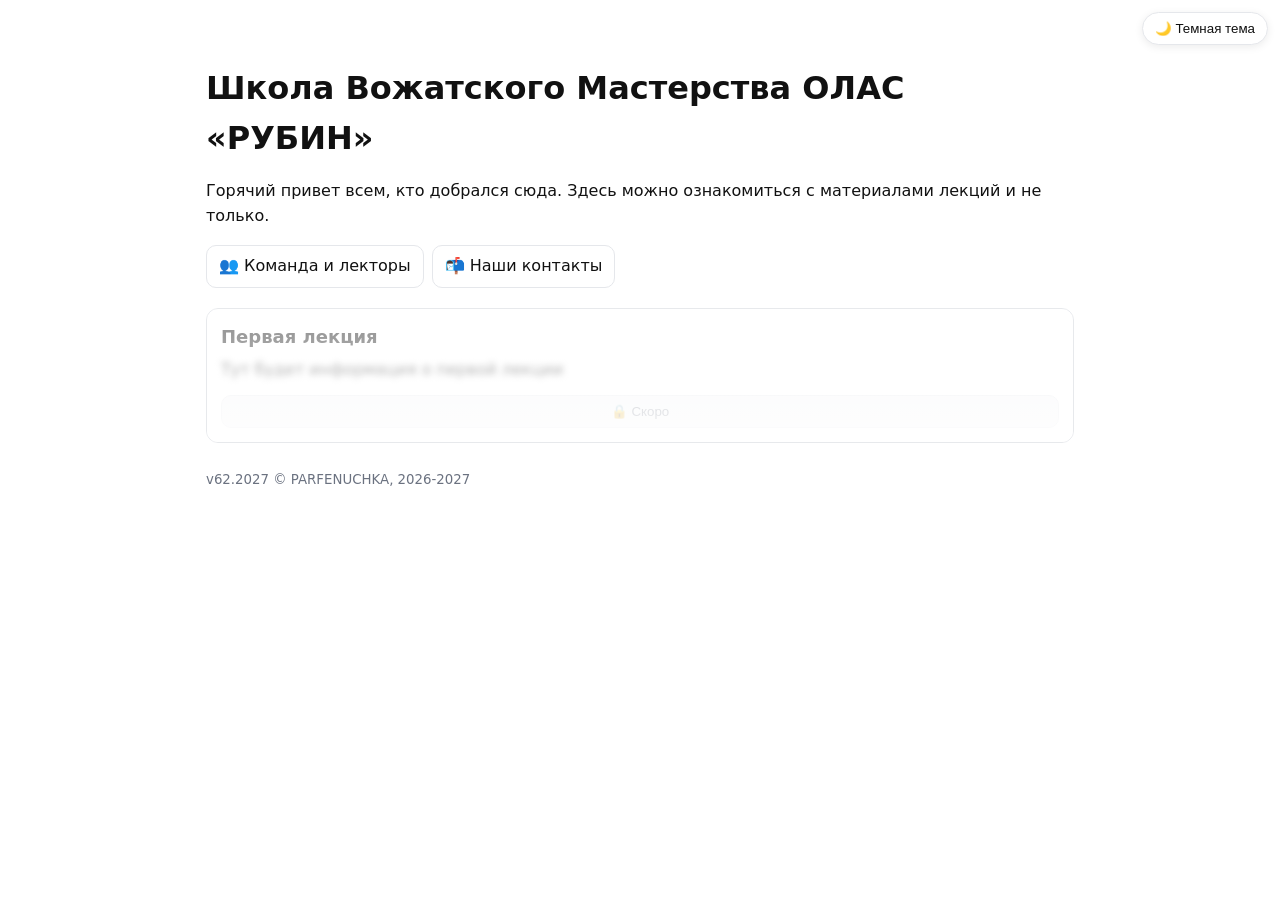
<file: index.html>
<!-- index.html -->
<!doctype html>
<html lang="ru">
<head>
  <meta charset="utf-8" />
  <meta name="viewport" content="width=device-width, initial-scale=1" />
  <title>Школа Вожатского Мастерства ОЛАС «РУБИН»</title>
  <link rel="stylesheet" href="style.css" />
</head>
<body>
  <header>
    <h1>Школа Вожатского Мастерства ОЛАС «РУБИН»</h1>
    <p>
      Горячий привет всем, кто добрался сюда. Здесь можно ознакомиться с материалами лекций и не только.
    </p>

    <div class="header-actions">
      <a class="btn btn-secondary" href="lectures/personas.html">
        👥 Команда и лекторы</a>
      <a class="btn btn-secondary" href="contacts.html">
        📬 Наши контакты</a>
    </div>
  </header>

  <button id="theme-toggle" aria-label="Переключить тему">🌙 Темная тема</button>

  <main id="list" class="grid"></main>

  <footer><small>v62.2027 © PARFENUCHKA, 2026-2027</small></footer>

  <script>
    async function load() {
      try {
        const r = await fetch('lectures.json?v=' + Date.now(), { cache: 'no-store' });
        const data = await r.json();
        const root = document.getElementById('list');
        root.innerHTML = '';

        const lectures = Array.isArray(data.lectures) ? data.lectures : [];
        if (lectures.length === 0) {
          root.innerHTML = '<p class="muted">Лекции скоро появятся. Загляните сюда чуть позже 🙂</p>';
          return;
        }

        lectures.forEach(L => {
          const el = document.createElement('article');

          // залоченная карточка
          if (L.locked) {
            el.className = 'card card-locked';
            el.innerHTML = `
              <h2>${L.title}</h2>
              <div class="locked-body">
                <p>${L.summary}</p>
              </div>
              <div class="locked-footer">
                <button class="btn locked-btn" type="button" disabled>
                  🔒 Скоро
                </button>
              </div>
            `;
          }
          // открытая карточка
          else {
            el.className = 'card card-clickable';
            // параметр from=index
            const lectureUrlWithParam = L.url + (L.url.includes('?') ? '&' : '?') + 'from=index';
            el.innerHTML = `
              <h2>${L.title}</h2>
              <p>${L.summary}</p>
              <a class="btn" href="${lectureUrlWithParam}">Открыть</a>
            `;

            // делаем кликабельным весь квадратик (кроме самой кнопки/ссылки)
            el.addEventListener('click', (e) => {
              if (e.target.closest('a,button')) return;
              if (L.url) window.location.href = lectureUrlWithParam; // измененный URL
            });
          }

          root.appendChild(el);
        });
      } catch (e) {
        document.getElementById('list').innerHTML =
          '<p>Не удалось загрузить список. Что-то не так)))</p>';
        console.error(e);
      }
    }

    load();
  </script>

  <script src="theme.js" defer></script>
</body>
</html>
</file>
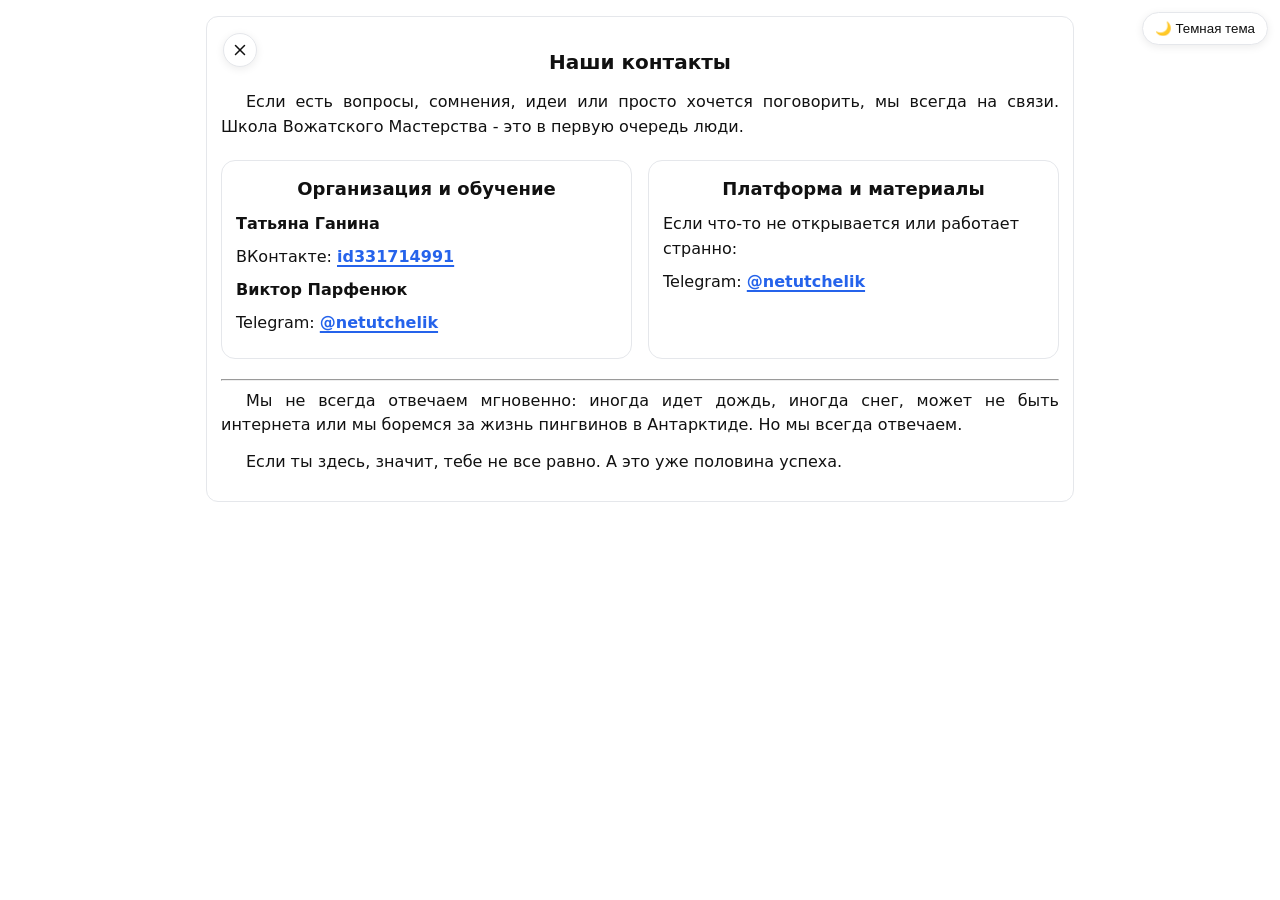
<file: contacts.html>
<!doctype html>
<html lang="ru">
<head>
  <meta charset="utf-8">
  <title>Наши контакты</title>
  <meta name="viewport" content="width=device-width, initial-scale=1">
  <link rel="stylesheet" href="style.css">
  <script src="theme.js" defer></script>
</head>

<body class="contacts-page">

  <button id="theme-toggle" aria-label="Переключить тему">🌙 Темная тема</button>

  <article class="card">
    <a href="index.html" class="close-card-btn" aria-label="Закрыть">
      <svg class="close-icon" viewBox="0 0 24 24">
        <line x1="6" y1="6" x2="18" y2="18"/>
        <line x1="18" y1="6" x2="6" y2="18"/>
      </svg>
    </a>

    <div class="content">
      <h1>Наши контакты</h1>

      <p>
        Если есть вопросы, сомнения, идеи или просто хочется поговорить,
        мы всегда на связи. Школа Вожатского Мастерства - это в первую очередь люди.
      </p>

<div class="contacts-grid">
  <div class="contact-card">
    <h3>Организация и обучение</h3>

    <p><b>Татьяна Ганина</b></p>
    <p>
      ВКонтакте:
      <a href="https://vk.com/id331714991" target="_blank" rel="noopener noreferrer">
        id331714991
      </a>
    </p>

    <p><b>Виктор Парфенюк</b></p>
    <p>
      Telegram:
      <a href="https://t.me/netutchelik" target="_blank" rel="noopener noreferrer">
        @netutchelik
      </a>
    </p>
  </div>

  <div class="contact-card">
    <h3>Платформа и материалы</h3>
    <p>Если что-то не открывается или работает странно:</p>
    <p>
      Telegram:
      <a href="https://t.me/netutchelik" target="_blank" rel="noopener noreferrer">
        @netutchelik
      </a>
    </p>
  </div>
</div>

      <hr>

      <p class="muted">
        Мы не всегда отвечаем мгновенно: иногда идет дождь, иногда снег, может не быть интернета или мы боремся за жизнь пингвинов в Антарктиде. Но мы всегда отвечаем.
      </p>

      <p class="muted">
        Если ты здесь, значит, тебе не все равно. А это уже половина успеха.
      </p>
    </div>
  </article>
</body>
</html>
</file>
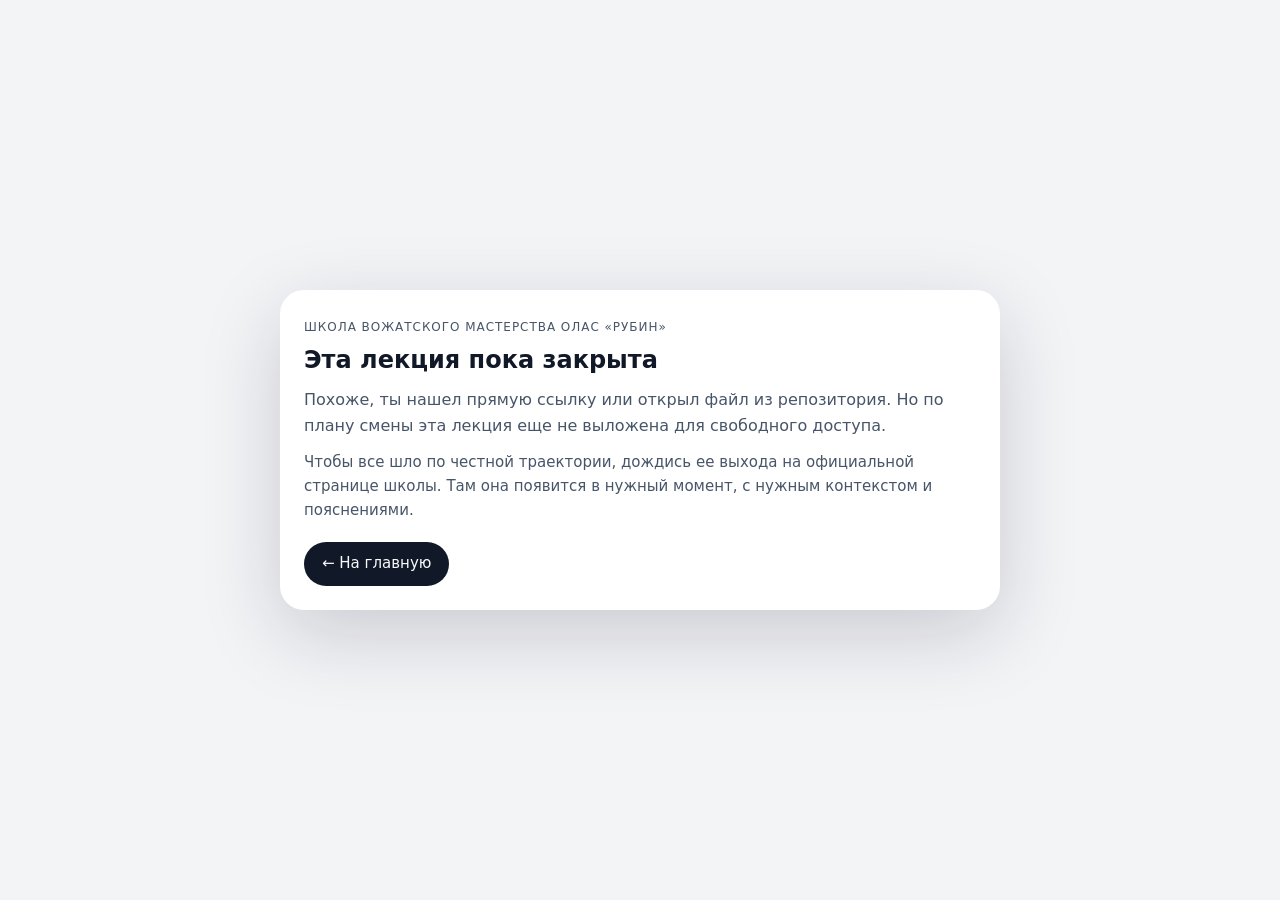
<file: lectures/first-lec.html>
<!doctype html>
<html lang="ru">
<head>
  <meta charset="utf-8">
  <title>Первая лекция</title>
  <meta name="viewport" content="width=device-width,initial-scale=1">
  <link rel="stylesheet" href="../style.css">
  <script src="../theme.js" defer></script>
  <script>
    document.addEventListener('DOMContentLoaded', () => {
      const params = new URLSearchParams(location.search);
      if (params.get('from') === 'personas') {
        const close = document.querySelector('.close-card-btn');
        const back = document.querySelector('.lecture-footer .btn');
        if (close) close.href = 'personas.html';
        if (back) {
          back.href = 'personas.html';
          back.textContent = '← Назад';
        }
      }
    });
  </script>
</head>

<body>
  <button id="theme-toggle" aria-label="Переключить тему">🌙 Темная тема</button>

  <article class="card lecture-card">
    <a class="close-card-btn" href="../index.html" aria-label="Назад к списку">
      <svg class="close-icon" viewBox="0 0 24 24" aria-hidden="true">
        <line x1="6" y1="6" x2="18" y2="18"></line>
        <line x1="18" y1="6" x2="6" y2="18"></line>
      </svg>
    </a>

    <div class="content">
      <h1>Первая лекция</h1>
      <p>Тут будет информация о первой лекции.</p>

      <div class="lecture-footer">
        <a class="btn" href="../index.html">← Назад к лекциям</a>
      </div>
    </div>
  </article>

  <script src="../protect-local.js?v=7" data-lecture-id="first-lec"></script>
</body>
</html>
</file>
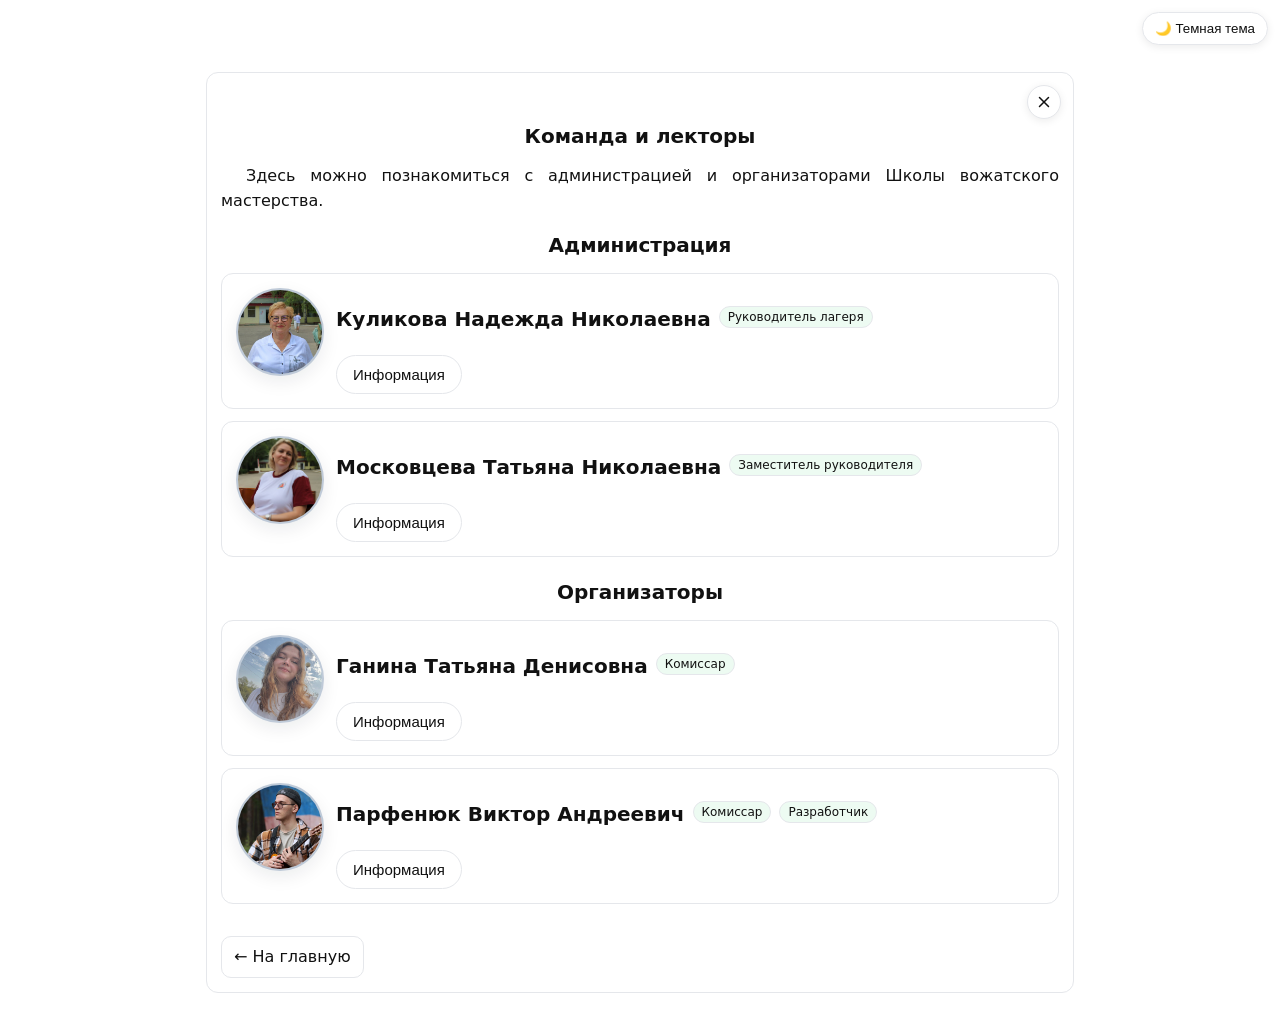
<file: lectures/personas.html>
<!-- personas.html -->
<!doctype html>
<html lang="ru">
<head>
  <meta charset="utf-8">
  <title>Команда и лекторы</title>
  <meta name="viewport" content="width=device-width,initial-scale=1">
  <link rel="stylesheet" href="../style.css">
  <script src="../theme.js" defer></script>
</head>

<body>
  <!-- переключатель темы -->
  <button id="theme-toggle" aria-label="Переключить тему">🌙 Dark mode</button>

  <!-- общая карточка страницы -->
  <article class="card lecture-card">
    <!-- крестик-назад - теперь ведет на index.html, но JS изменит это -->
    <a class="close-card-btn" href="../index.html" aria-label="Назад на главную">
      <svg class="close-icon" viewBox="0 0 24 24" aria-hidden="true">
        <line x1="6" y1="6" x2="18" y2="18"></line>
        <line x1="6" y1="18" x2="18" y2="6"></line>
      </svg>
    </a>

    <div class="content">
      <h1>Команда и лекторы</h1>
      <p>
        Здесь можно познакомиться с администрацией и организаторами Школы вожатского мастерства.
      </p>

      <!-- администрация -->
      <h2>Администрация</h2>
      <section class="person-grid">
        <!-- КНН -->
        <article class="card person-card person-card--done">
          <img
            class="person-photo"
            src="../assets/personas/Nadejda_Kulikova.jpg"
            alt="Куликова Надежда Николаевна"
          >
          <div class="person-main">
            <div class="person-header-row">
              <h3 class="person-name">Куликова Надежда Николаевна</h3>
              <span class="person-status person-status--done">Руководитель лагеря</span>
            </div>

            <button class="person-toggle" type="button">
              Информация
            </button>

            <div class="person-extra">
              <p>«Лагерь «РУБИН» - это место силы, атмосфера, наполненная взаимопониманием, сотрудничеством детей и взрослых, творчеством, дружбой и любовью. За смену подростки находят ответы на свои вопросы и прокладывают личную траекторию на годы вперед»</p>
            </div>
          </div>
        </article>

        <!-- МТН -->
        <article class="card person-card person-card--done">
          <img
            class="person-photo"
            src="../assets/personas/Tat'yana_Moscow.jpg"
            alt="Московцева Татьяна Николаевна"
          >
          <div class="person-main">
            <div class="person-header-row">
              <h3 class="person-name">Московцева Татьяна Николаевна</h3>
              <span class="person-status person-status--done">Заместитель руководителя</span>
            </div>

            <button class="person-toggle" type="button">
              Информация
            </button>

            <div class="person-extra">
              <p>«Главное, что подарил мне «РУБИН», - это юность! Причем не как воспоминание, а как состояние, которое возвращается ко мне каждый раз, когда я здесь. В лагере я не думаю о возрасте, он просто теряет значение. Я чувствую, что нужна, что занимаюсь важным делом. «РУБИН» стал для меня неотъемлемой частью жизни, источником вдохновения, энергии и, конечно, местом, где у меня появились настоящие, верные друзья»</p>
            </div>
          </div>
        </article>
      </section>

      <!-- организаторы -->
      <h2>Организаторы</h2>
      <section class="person-grid">
        <!-- ГТД -->
        <article class="card person-card person-card--done">
          <img
            class="person-photo"
            src="../assets/personas/Tanya_Ganina.jpg"
            alt="Ганина Татьяна Денисовна"
          >
          <div class="person-main">
            <div class="person-header-row">
              <h3 class="person-name">Ганина Татьяна Денисовна</h3>
              <span class="person-status person-status--done">Комиссар</span>
            </div>

            <button class="person-toggle" type="button">
              Информация
            </button>

            <div class="person-extra">
              <p>РГУ им. С.А.Есенина</p>
              <p>Комиссар «РУБИНов» 56-61</p>
              <p>Вожатая по жизни, педагог по сути, методист для души, гитарист для вайба</p>
            </div>
          </div>
        </article>

        <!-- ПВА -->
        <article class="card person-card person-card--done">
          <img
            class="person-photo"
            src="../assets/personas/Victor_Parf.jpg"
            alt="Парфенюк Виктор Андреевич"
          >
          <div class="person-main">
            <div class="person-header-row">
              <h3 class="person-name">Парфенюк Виктор Андреевич</h3>
              <span class="person-status person-status--done">Комиссар</span>
              <span class="person-status person-status--done">Разработчик</span>
            </div>

            <button class="person-toggle" type="button">
              Информация
            </button>

            <div class="person-extra">
              <p>Московский Авиационный Институт</p>
              <p>Комиссар «РУБИНов» 57-61</p>
              <p>МАИст, программист, гитарист</p>
            </div>
          </div>
        </article>
      </section>

      <!-- низ страницы -->
      <div class="person-footer-actions">
        <a class="btn" href="../index.html">← На главную</a>
      </div>
    </div>
  </article>

  <!-- скрипт разворачивания "информация" -->
  <script>
    document.addEventListener('DOMContentLoaded', () => {
      document.querySelectorAll('.person-toggle').forEach((btn) => {
        btn.addEventListener('click', () => {
          const card = btn.closest('.person-card');
          const opened = card.classList.toggle('person-card--open');
          btn.textContent = opened ? 'Скрыть информацию' : 'Информация';
        });
      });
    });
  </script>
</body>
</html>
</file>
<file: style.css>
:root { 
  --pad:16px; 
  --border:#e5e7eb; 
}

*{
  box-sizing:border-box;
}

/* базовая раскладка страницы */
body{
  font-family:system-ui,Arial,sans-serif;
  max-width:900px;
  margin:0 auto;
  padding:var(--pad);
  line-height:1.55;
  color:#111;
  background:#fff;
}

/* шапка (главная страница) */
header{
  margin:48px 0 20px; /* чуть выше, чтобы не конфликтовать с кнопкой темы */
}

h1{
  margin:0 0 6px;
}

.grid{
  display:grid;
  grid-template-columns:repeat(auto-fit,minmax(260px,1fr));
  gap:12px;
}

/* карточки лекций на главной: ровная высота и кнопка внизу */
#list > .card{
  display:flex;
  flex-direction:column;
  min-height:100%;
}

#list > .card .btn{
  width:100%;
  justify-content:center;
  margin-top:auto;
}

#list > .card .locked-footer{
  margin-top:auto;
}

/* блок с кнопкой "Команда и лекторы" в шапке */
.header-actions{
  margin-top: 12px;
  display: flex;
  flex-wrap: wrap;
  gap: 8px;
}

/* карточки списка лекций */
.card{
  border:1px solid var(--border);
  border-radius:12px;
  padding:14px;
  background:#fff; 
}
.card h2{
  margin:0 0 8px;
  font-size:18px;
}
.card p{
  margin:0 0 12px; 
  color:#111;
}

/* кнопка */
.btn{
  display:inline-flex;
  align-items:center;
  gap:4px;
  padding:8px 12px;
  border:1px solid var(--border);
  border-radius:10px;
  text-decoration:none;
}
a.btn:link, 
a.btn:visited { 
  color: inherit; 
}

/* темная тема - темная кнопка */
body.dark .btn-secondary {
  background:#111827;
  color:#f9fafb;
  border-color:transparent;
}


/* нижняя панель с кнопками в лекции */
.lecture-footer{
  display:flex;
  justify-content:space-between;
  align-items:center;
  gap:12px;
  margin-top:16px;
}

/* чтобы кнопки не растягивались / не схлопывались */
.lecture-footer .btn{
  flex-shrink:0;
}

/* кнопка скачивания - чуть более акцентная */
.btn.btn-download{
  background:#111827;
  color:#f9fafb;
  border-color:#111827;
}

/* светлая тема - кнопка "Скачать" светлая */
body:not(.dark) .btn.btn-download {
  background:#ffffff;      /* светлый фон */
  color:#111827;           /* темный текст */
  border-color:#e5e7eb;    /* мягкая рамка */
}


body.dark .btn.btn-download{
  background:#f9fafb;
  color:#111827;
  border-color:#f9fafb;
}

footer{
  margin-top:24px;
  color:#6b7280;
}

/* плавающая кнопка темы (десктоп) */
#theme-toggle{
  position: fixed;
  top: 12px;
  right: 12px;
  z-index: 1000;
  padding: 8px 12px;
  border: 1px solid var(--border);
  border-radius: 9999px;
  background: #fff;
  color: #111;
  cursor: pointer;
  box-shadow: 0 2px 8px rgba(0,0,0,.08);
}

/* стили контента лекции */
.content p{
  text-align: justify;
  text-indent: 25px;
  margin: 0 0 12px;
}
.content h1, 
.content h2, 
.content h3, 
.content h4, 
.content h5{
  text-align: center;
  text-indent: 0;
  margin: 16px 0 12px;
  font-size: 20px;
  font-weight: 700;
}
.content ol, 
.content ul{ 
  margin: 0 0 12px 22px; 
}
.content img{
  display:block;
  max-width:100%;
  height:auto;
  margin:16px auto;
  border-radius:8px;
}
.content li {
  text-align: justify;   
  text-indent: 0;        
  margin: 0 0 8px;       
  line-height: 1.6;
}

/* темная тема */
body.dark{
  background:#111;
  color:#f3f4f6;
}
body.dark .card{
  background:#1f2937;
  border-color:#374151;
}
body.dark .card p{ 
  color:#e5e7eb; 
}
body.dark a.btn{ 
  border-color:#4b5563; 
  color:#f3f4f6; 
}
body.dark footer{ 
  color:#9ca3af; 
}
body.dark #theme-toggle{
  background: #111;
  color: #f3f4f6;
  border-color: #4b5563;
}

/* открытая карточка (на главной) */
.card-clickable{
  cursor:pointer;
  transition: box-shadow .15s ease, transform .15s ease;
}
.card-clickable:hover{
  box-shadow:0 4px 14px rgba(0,0,0,.08);
  transform:translateY(-1px);
}

/* заблокированная карточка (на главной) */
.card-locked{
  position:relative;
  opacity:0.9;
  overflow:hidden;
}
.card-locked .locked-body{
  filter:blur(3px);
  pointer-events:none;
  user-select:none;
}
.card-locked::after{
  content:"";
  position:absolute;
  inset:0;
  background:linear-gradient(
    to bottom,
    rgba(255,255,255,0.45),
    rgba(255,255,255,0.9)
  );
  pointer-events:none;
}
.card-locked .locked-footer{
  position:relative;
  margin-top:12px;
}
.locked-btn[disabled]{
  cursor:default;
  background:#f3f4f6;
  color:#6b7280;
  border-color:#e5e7eb;
}
body.dark .locked-btn[disabled]{
  background:#1f2937;
  color:#9ca3af;
  border-color:#374151;
}
body.dark .card-locked{
  background:#111827;
}

/* карточка лекции целиком (и лекции, и personas) */
.lecture-card{
  margin-top:56px;      /* стабильный отступ сверху под кнопку темы */
  position:relative;
  padding-top:32px;     /* внутри карточки крестик+заголовок */
}

/* когда карточка висит прямо в body - тот же отступ */
body > .lecture-card{
  margin-top:56px;
}

/* кнопка закрытия карточки лекции (кружочек с крестиком) */
.close-card-btn {
  position: absolute;
  top: 12px;
  right: 12px;
  z-index: 10;

  display: flex;
  align-items: center;
  justify-content: center;

  width: 34px;
  height: 34px;

  border-radius: 9999px;
  background: #fff;
  color: #111;
  border: 1px solid var(--border);
  text-decoration: none;

  cursor: pointer;
  box-shadow: 0 2px 8px rgba(0,0,0,.08);
  transition: background .2s, transform .2s, box-shadow .2s;
}

/* сам крестик в виде svg */
.close-card-btn .close-icon {
  width: 18px;
  height: 18px;
  stroke: currentColor;
  stroke-width: 2;
  stroke-linecap: round;
  pointer-events: none;
}

.close-card-btn:hover {
  background: #f3f4f6;
  transform: scale(1.05);
  box-shadow: 0 4px 14px rgba(0,0,0,.15);
}

body.dark .close-card-btn {
  background:#111827;
  color:#f3f4f6;
  border-color:#374151;
}
body.dark .close-card-btn:hover {
  background:#020617;
}

/* для страниц замка / локального режима */
body.dark {
  --locked-bg: #111827;
  --locked-text: #f3f4f6;
}

/* карточки лекторов */

.person-grid{
  display: flex;
  flex-direction: column;
  gap: 12px;
  margin-bottom: 20px;
}

.person-card{
  display: flex;
  gap: 12px;
  align-items: flex-start;
}

.content .person-photo{
  width: 88px;
  height: 88px;
  min-width: 88px;
  max-width: none;
  margin: 0;
  display: block;
  border-radius: 9999px;
  background: #cbd5e1;
  border: 2px solid rgba(148,163,184,0.22);
  box-shadow: 0 6px 18px rgba(15,23,42,0.08);
  aspect-ratio: 1 / 1;
  object-position: center 20%;
  object-fit: cover;
  flex-shrink: 0;
}

body.dark .content .person-photo{
  background: #334155;
  border-color: #475569;
}

.person-main{
  flex: 1;
}

.person-header-row{
  display: flex;
  flex-wrap: wrap;
  align-items: center;
  gap: 8px;
  margin-bottom: 4px;
}

.person-name{
  margin: 0;
  font-size: 18px;
}

.person-role{
  margin: 2px 0 4px; 
}

/* фикс вертикального ритма в карточке */
.person-main{
  flex: 1;
  display: flex;
  flex-direction: column;
}

/* кнопка раскрытия информации о лекторе - единый стиль */
.person-toggle{
  align-self: flex-start;
  margin-top: 4px;

  padding: 8px 16px;
  border-radius: 9999px;
  border: 1px solid var(--border);

  background: transparent;   /* фон совпадает с карточкой */
  color: inherit;
  font-size: 15px;
  line-height: 1.4;

  cursor: pointer;
}

body.dark .person-toggle{
  background: transparent;
  color: #f9fafb;
  border-color: #4b5563;
}

/* статусные бейджики */
.person-status{
  padding: 2px 8px;
  border-radius: 9999px;
  font-size: 12px;
  line-height: 1.4;
  border: 1px solid var(--border);
}

.person-status--done{
  background: rgba(34,197,94,0.08);
}

.person-status--soon{
  background: rgba(234,179,8,0.08);
}

/* разворачиваемый блок с текстом */
.person-extra{
  max-height: 0;
  overflow: hidden;
  opacity: 0;
  transition: max-height .25s ease, opacity .25s ease, margin-top .25s ease;
}

.person-card--open .person-extra{
  max-height: 400px;
  opacity: 1;
  margin-top: 8px;
}

/* выравнивание кнопки "на главную" внизу */
.person-footer-actions{
  display: flex;
  justify-content: flex-start;
  margin-top: 32px;
}

/* адаптация под темную тему */
body.dark .person-status{
  border-color: #4b5563;
}
body.dark .person-status--done{
  background: rgba(34,197,94,0.15);
}
body.dark .person-status--soon{
  background: rgba(234,179,8,0.15);
}

/* мобилка */
@media (max-width: 640px){
  /* кнопку темы уводим вниз */
  #theme-toggle{
    top: auto;
    right: max(12px, env(safe-area-inset-right));
    bottom: max(12px, env(safe-area-inset-bottom));
    left: auto;
    padding: 12px 16px;
    box-shadow: 0 6px 18px rgba(0,0,0,.18);
  }

  /* запас снизу под кнопку темы */
  body{
    padding-bottom: 72px;
  }

  /* шапка ближе к верху, без гигантской полосы на главной */
  header{
    margin: 32px 0 16px;
  }

  /* карточка лекции / personas: ближе к верху на мобилке */
  body > .lecture-card{
    margin-top:16px;
  }

  .lecture-card{
    padding-top:32px;
  }

  /* крестик внутри карточки, сверху чуть отступ */
  .close-card-btn{
    top: 10px;
    right: 10px;
  }

  /* нижние кнопки в лекции - в столбик */
  .lecture-footer{
    flex-direction:column;
    align-items:stretch;
  }
  .lecture-footer .btn{
    justify-content:center;
    width:100%;
  }

  .person-card{
    align-items: flex-start;
  }
  .person-footer-actions{
    flex-direction: column;
    gap: 8px;
  }
}

/* чтобы текст в карточках людей был без абзацного отступа и выровнен влево */
.person-card p{
  text-indent: 0;
  text-align: left;
}

/* кнопка для перехода к лекции внутри карточки */
.person-lecture-btn {
  display: inline-block;
  align-self: flex-start;

  padding: 6px 14px;
  border-radius: 9999px;

  font-size: 15px;
  line-height: 1.4;
  text-decoration: none;

  background: #ffffff;      /* светлый фон */
  color: #111827;           /* темный текст */
  border: 1px solid #e5e7eb;

  transition: background .2s, color .2s, border-color .2s;
  margin-top: 6px;
}

.person-lecture-btn:hover {
  background: #e5e7eb;
}

/* темная тема */
body.dark .person-lecture-btn {
  background: #1f2937;
  color: #f9fafb;
  border-color: #4b5563;
}

body.dark .person-lecture-btn:hover {
  background: #374151;
}


/* фикс: кнопка темы не перекрывает крестик на contacts.html */
body.contacts-page .close-card-btn{
  top: 18px;
  right: 110px; /* место под #theme-toggle справа */
  z-index: 60;
}
body.contacts-page #theme-toggle{
  z-index: 50;
}

.contacts-grid{
  display:grid;
  grid-template-columns:repeat(auto-fit, minmax(220px, 1fr));
  gap:16px;
  margin:20px 0;
}

.contact-card{
  border:1px solid var(--border);
  border-radius:14px;
  padding:14px;
  background:#fff;
}

body.dark .contact-card{
  background:#1f2937;
  border-color:#374151;
}

.contact-card h3{
  margin:0 0 10px;
  font-size:18px;
  text-align:center;
}

.contact-card p{
  margin:8px 0;
  text-indent:0;     /* убираем «лекционный» абзацный отступ */
  text-align:left;   /* убираем justify как в .content p */
}

/* Ссылки - контрастно в обеих темах + фикс :visited */
.contact-card a,
.contact-card a:visited{
  color:#2563eb; /* светлая тема */
  text-decoration:underline;
  text-underline-offset:3px;
  text-decoration-thickness:1.5px;
  font-weight:600;
}

.contact-card a:hover{
  color:#1d4ed8;
}

body.dark .contact-card a,
body.dark .contact-card a:visited{
  color:#7dd3fc; /* темная тема: читаемо */
}

body.dark .contact-card a:hover{
  color:#bae6fd;
}

/* Бейджи TG/VK */
.badge{
  display:inline-flex;
  align-items:center;
  justify-content:center;
  min-width:28px;
  height:18px;
  padding:0 6px;
  margin-right:8px;

  font-size:11px;
  font-weight:800;
  letter-spacing:0.02em;

  border-radius:6px;
  color:#fff;
}

.badge.tg{ background:#229ED9; }
.badge.vk{ background:#0077FF; }

/* muted на темной теме - чуть светлее */
body.dark .muted{
  color:#9ca3af;
}
/* contacts: крестик привязываем к карточке, а не к окну */
body.contacts-page .card{
  position: relative;
}

body.contacts-page .close-card-btn{
  position: absolute;
  top: 16px;
  left: 16px;
  right: auto;
}

.lecture-card{
  position: relative; 
}
</file>
